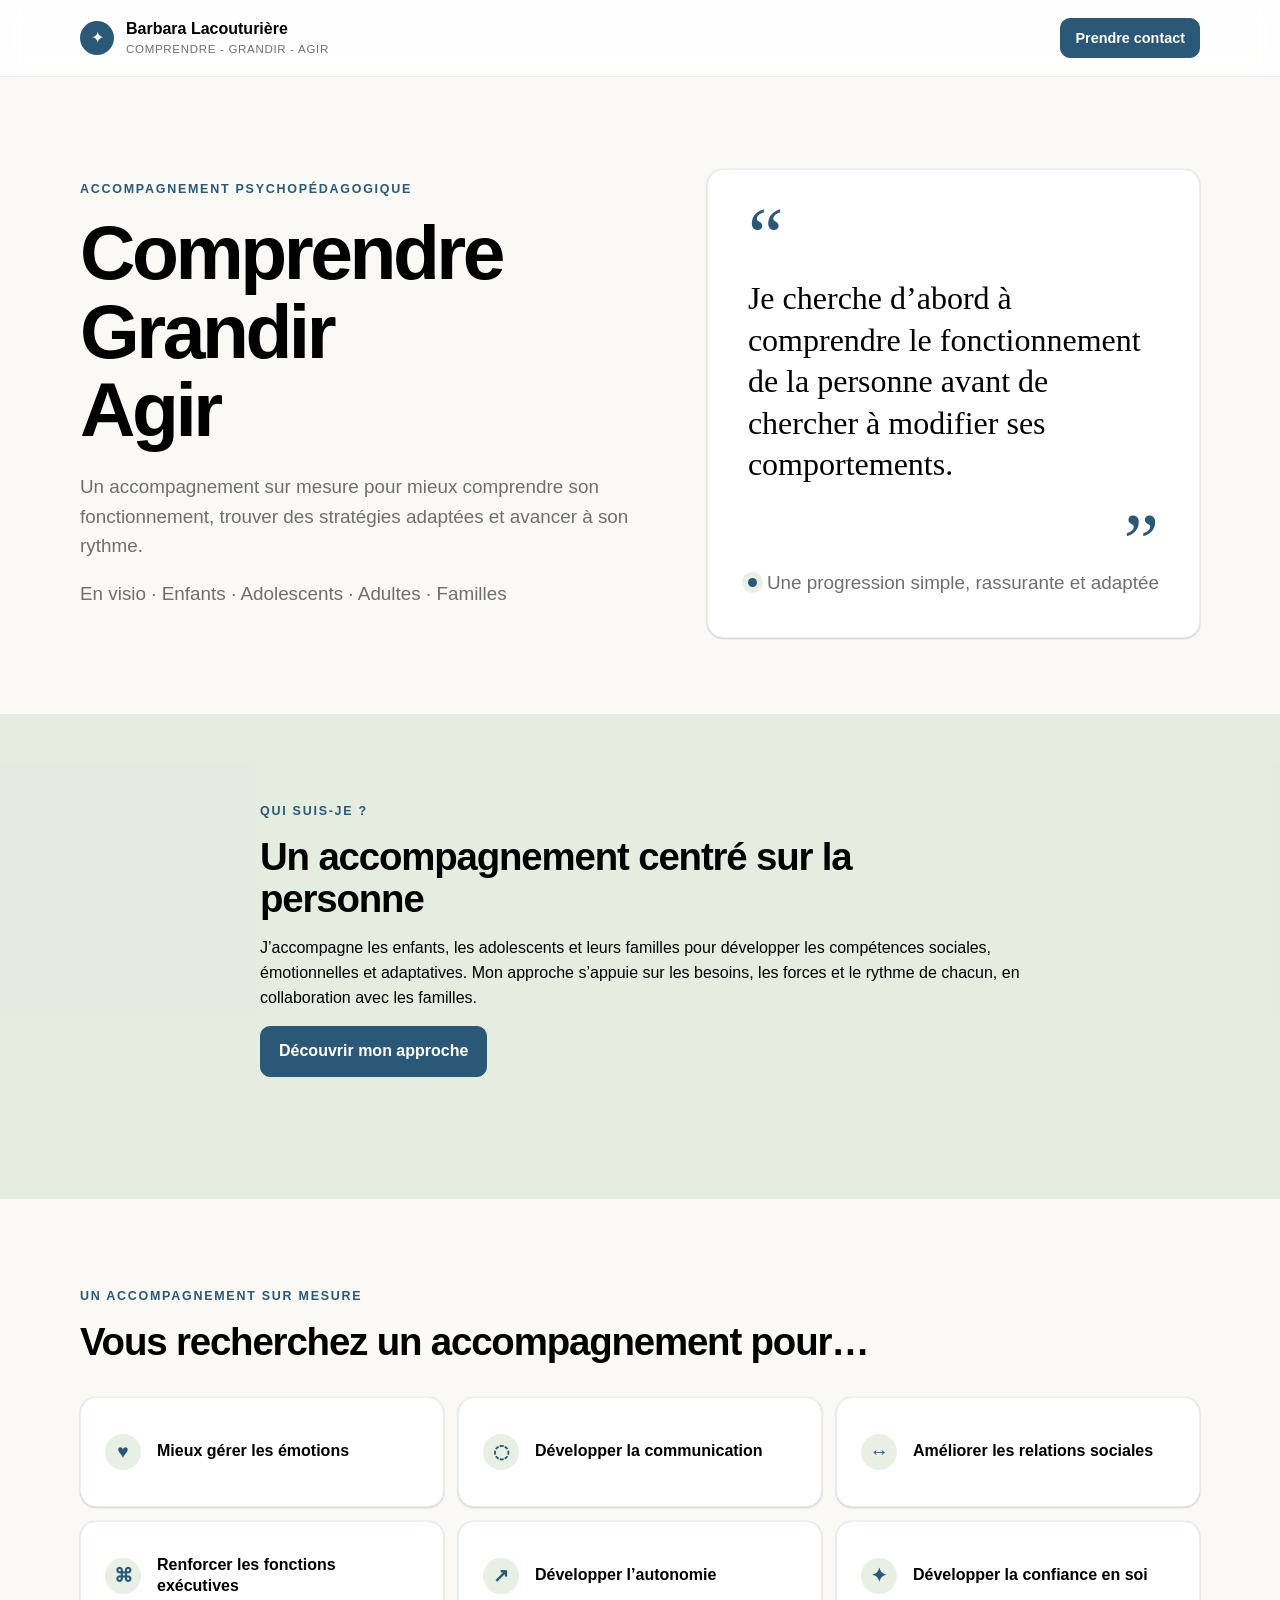
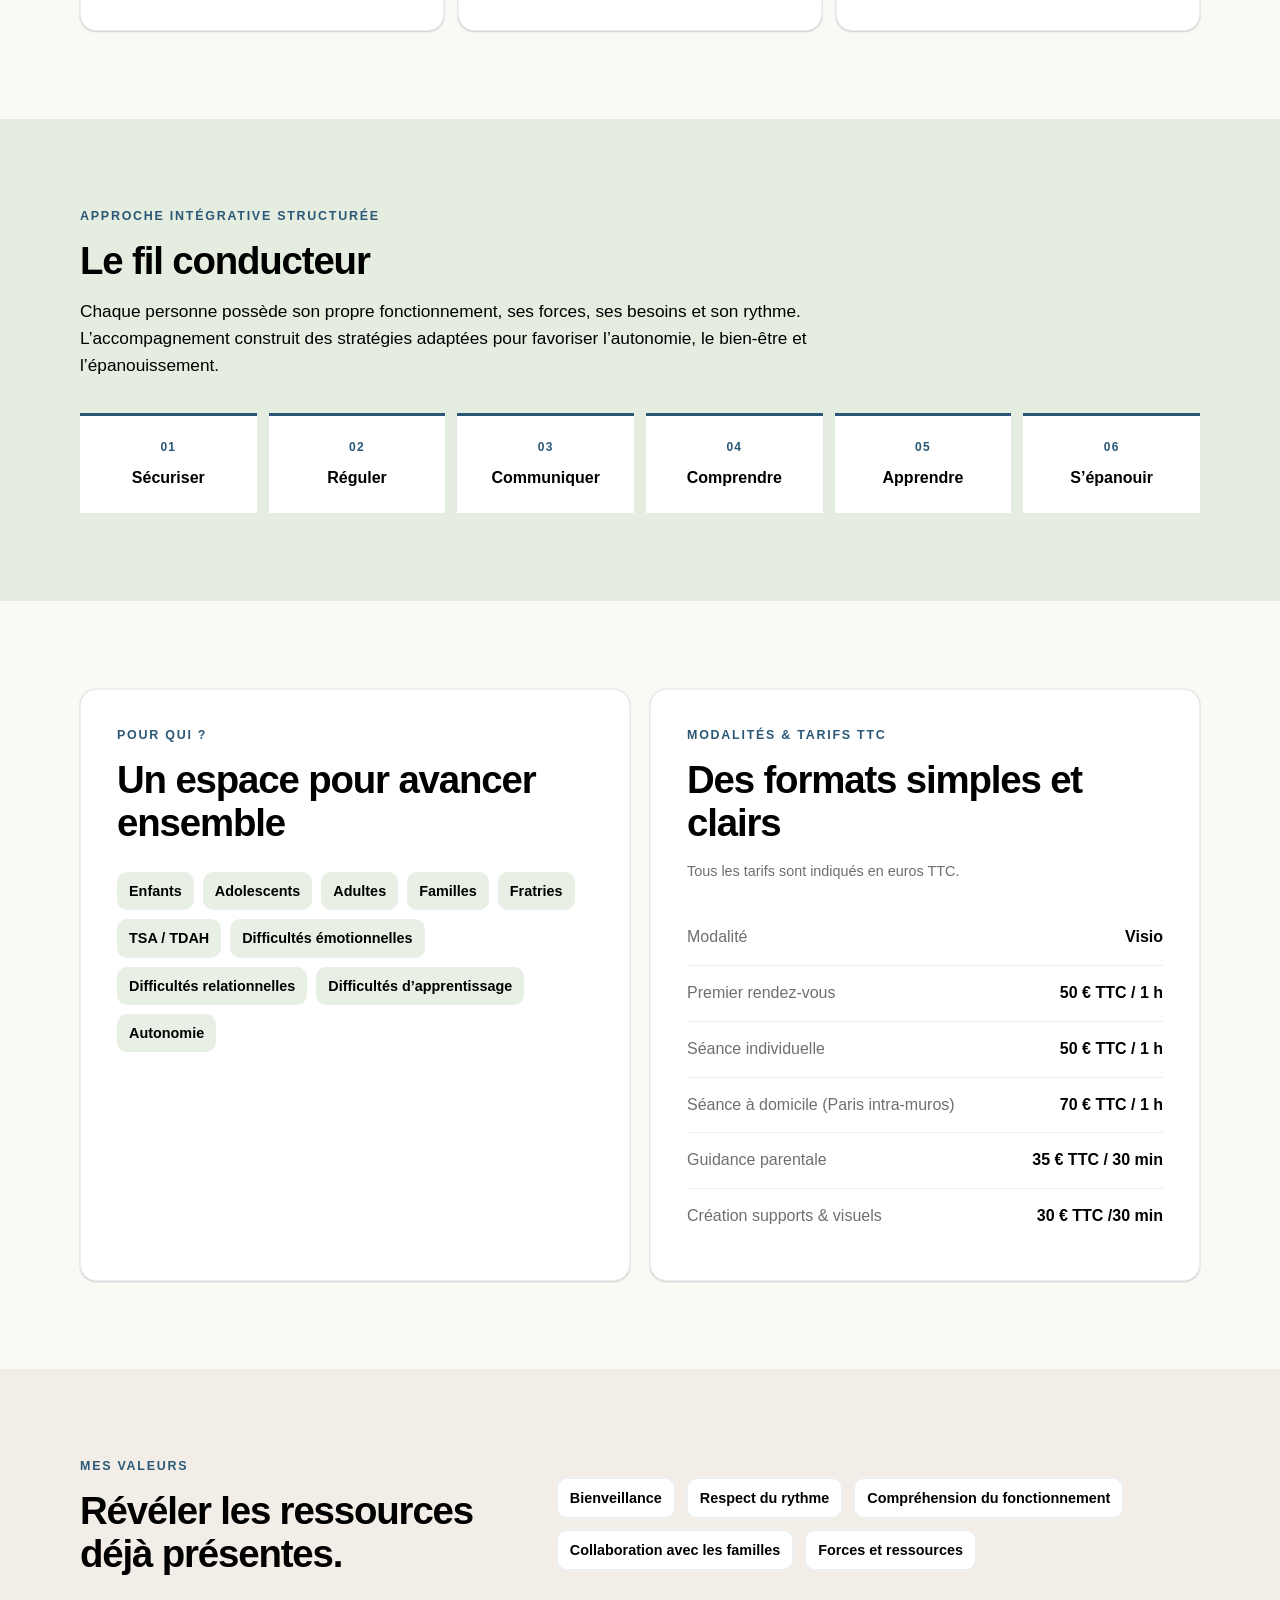
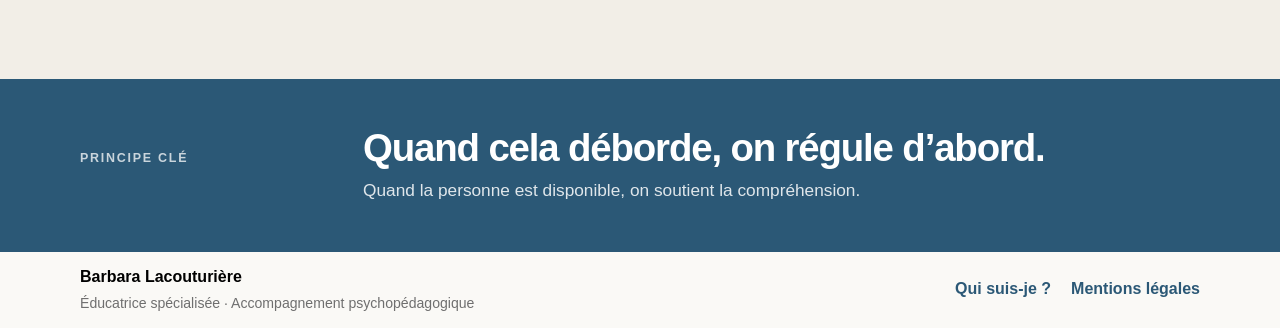
<file: index.html>
<!doctype html>
<html lang="fr">
  <head>
    <meta charset="utf-8" />
    <meta name="viewport" content="width=device-width, initial-scale=1" />
    <meta
      name="description"
      content="Barbara Lacouturière — accompagnement psychopédagogique en visio pour enfants, adolescents, adultes et familles."
    />
    <title>Barbara Lacouturière | Comprendre - Grandir - Agir</title>
    <link rel="icon" href="favicon.svg" type="image/svg+xml" />
    <script>
      (() => {
        const param = new URLSearchParams(window.location.search).get("scoutTheme");
        const theme =
          param || (window.matchMedia("(prefers-color-scheme: dark)").matches ? "dark" : "light");
        document.documentElement.setAttribute("data-theme", theme);
      })();
    </script>
    <link rel="stylesheet" href="styles.css" />
    <script src="script.js" defer></script>
  </head>
  <body>
    <a class="skip-link" href="#contenu">Aller au contenu</a>

    <header class="site-header">
      <div class="container header-inner">
        <a class="brand" href="#" aria-label="Accueil Barbara Lacouturière">
          <span class="brand-mark" aria-hidden="true">✦</span>
          <span>
            <strong>Barbara Lacouturière</strong>
            <small>Comprendre - Grandir - Agir</small>
          </span>
        </a>
        <a class="button button-small" href="mailto:contact@comprendre-agir.fr">Prendre contact</a>
      </div>
    </header>

    <main id="contenu">
      <section class="hero">
        <div class="container hero-grid">
          <div class="hero-copy">
            <p class="eyebrow">Accompagnement psychopédagogique</p>
            <h1><span>Comprendre</span><span>Grandir</span><span>Agir</span></h1>
            <p class="hero-lead">
              Un accompagnement sur mesure pour mieux comprendre son fonctionnement, trouver des
              stratégies adaptées et avancer à son rythme.
            </p>
            <p class="hero-note">En visio · Enfants · Adolescents · Adultes · Familles</p>
          </div>
          <div class="hero-card">
            <span class="quote-mark" aria-hidden="true">“</span>
            <blockquote>
              Je cherche d’abord à comprendre le fonctionnement de la personne avant de chercher
              à modifier ses comportements.
            </blockquote>
            <span class="quote-mark quote-mark-closing" aria-hidden="true">”</span>
            <div class="hero-card-footer">
              <span class="pulse-dot" aria-hidden="true"></span>
              <span>Une progression simple, rassurante et adaptée</span>
            </div>
          </div>
        </div>
      </section>

      <section class="section section-soft" aria-labelledby="apropos-title">
        <div class="container section-heading narrow">
          <p class="eyebrow">Qui suis-je ?</p>
          <h2 id="apropos-title">Un accompagnement centré sur la personne</h2>
          <p>
            J’accompagne les enfants, les adolescents et leurs familles pour développer les
            compétences sociales, émotionnelles et adaptatives. Mon approche s’appuie sur les
            besoins, les forces et le rythme de chacun, en collaboration avec les familles.
          </p>
          <a class="button" href="qui-suis-je.html">Découvrir mon approche</a>
        </div>
      </section>

      <section class="section" aria-labelledby="besoins-title">
        <div class="container">
          <div class="section-heading">
            <p class="eyebrow">Un accompagnement sur mesure</p>
            <h2 id="besoins-title">Vous recherchez un accompagnement pour…</h2>
          </div>
          <div class="needs-grid">
            <article class="need-card"><span aria-hidden="true">♥</span><h3>Mieux gérer les émotions</h3></article>
            <article class="need-card"><span aria-hidden="true">◌</span><h3>Développer la communication</h3></article>
            <article class="need-card"><span aria-hidden="true">↔</span><h3>Améliorer les relations sociales</h3></article>
            <article class="need-card"><span aria-hidden="true">⌘</span><h3>Renforcer les fonctions exécutives</h3></article>
            <article class="need-card"><span aria-hidden="true">↗</span><h3>Développer l’autonomie</h3></article>
            <article class="need-card"><span aria-hidden="true">✦</span><h3>Développer la confiance en soi</h3></article>
          </div>
        </div>
      </section>

      <section class="section section-soft" aria-labelledby="fil-title">
        <div class="container">
          <div class="section-heading narrow">
            <p class="eyebrow">Approche intégrative structurée</p>
            <h2 id="fil-title">Le fil conducteur</h2>
            <p>
              Chaque personne possède son propre fonctionnement, ses forces, ses besoins et son
              rythme. L’accompagnement construit des stratégies adaptées pour favoriser
              l’autonomie, le bien-être et l’épanouissement.
            </p>
          </div>
          <div class="path" aria-label="Les étapes de l'accompagnement">
            <div class="path-step"><span>01</span><strong>Sécuriser</strong></div>
            <div class="path-step"><span>02</span><strong>Réguler</strong></div>
            <div class="path-step"><span>03</span><strong>Communiquer</strong></div>
            <div class="path-step"><span>04</span><strong>Comprendre</strong></div>
            <div class="path-step"><span>05</span><strong>Apprendre</strong></div>
            <div class="path-step"><span>06</span><strong>S’épanouir</strong></div>
          </div>
        </div>
      </section>

      <section class="section" aria-labelledby="pratique-title">
        <div class="container two-column">
          <div class="panel">
            <p class="eyebrow">Pour qui ?</p>
            <h2 id="pratique-title">Un espace pour avancer ensemble</h2>
            <div class="tag-list">
              <span>Enfants</span><span>Adolescents</span><span>Adultes</span><span>Familles</span>
              <span>Fratries</span><span>TSA / TDAH</span><span>Difficultés émotionnelles</span>
              <span>Difficultés relationnelles</span><span>Difficultés d’apprentissage</span><span>Autonomie</span>
            </div>
          </div>
          <div class="panel pricing-panel">
            <p class="eyebrow">Modalités & tarifs TTC</p>
            <h2>Des formats simples et clairs</h2>
            <p class="pricing-note">Tous les tarifs sont indiqués en euros TTC.</p>
            <dl class="pricing-list">
              <div><dt>Modalité</dt><dd>Visio</dd></div>
              <div><dt>Premier rendez-vous</dt><dd>50 € TTC / 1 h</dd></div>
              <div><dt>Séance individuelle</dt><dd>50 € TTC / 1 h</dd></div>
              <div><dt>Séance à domicile (Paris intra-muros)</dt><dd>70 € TTC / 1 h</dd></div>
              <div><dt>Guidance parentale</dt><dd>35 € TTC / 30 min</dd></div>
              <div><dt>Création supports & visuels</dt><dd>30 € TTC /30 min</dd></div>
            </dl>
          </div>
        </div>
      </section>

      <section class="section values-section" aria-labelledby="values-title">
        <div class="container values-grid">
          <div>
            <p class="eyebrow">Mes valeurs</p>
            <h2 id="values-title">Révéler les ressources déjà présentes.</h2>
          </div>
          <div class="values-list">
            <span>Bienveillance</span><span>Respect du rythme</span><span>Compréhension du fonctionnement</span>
            <span>Collaboration avec les familles</span><span>Forces et ressources</span>
          </div>
        </div>
      </section>

      <section class="principle">
        <div class="container principle-inner">
          <p class="eyebrow">Principe clé</p>
          <div>
            <h2>Quand cela déborde, on régule d’abord.</h2>
            <p>Quand la personne est disponible, on soutient la compréhension.</p>
          </div>
        </div>
      </section>
    </main>

    <footer class="site-footer">
      <div class="container footer-inner">
        <div>
          <strong>Barbara Lacouturière</strong>
          <p>Éducatrice spécialisée · Accompagnement psychopédagogique</p>
        </div>
        <div class="footer-links">
          <a href="qui-suis-je.html">Qui suis-je ?</a>
          <a href="mentions-legales.html">Mentions légales</a>
        </div>
      </div>
    </footer>
  </body>
</html>
</file>
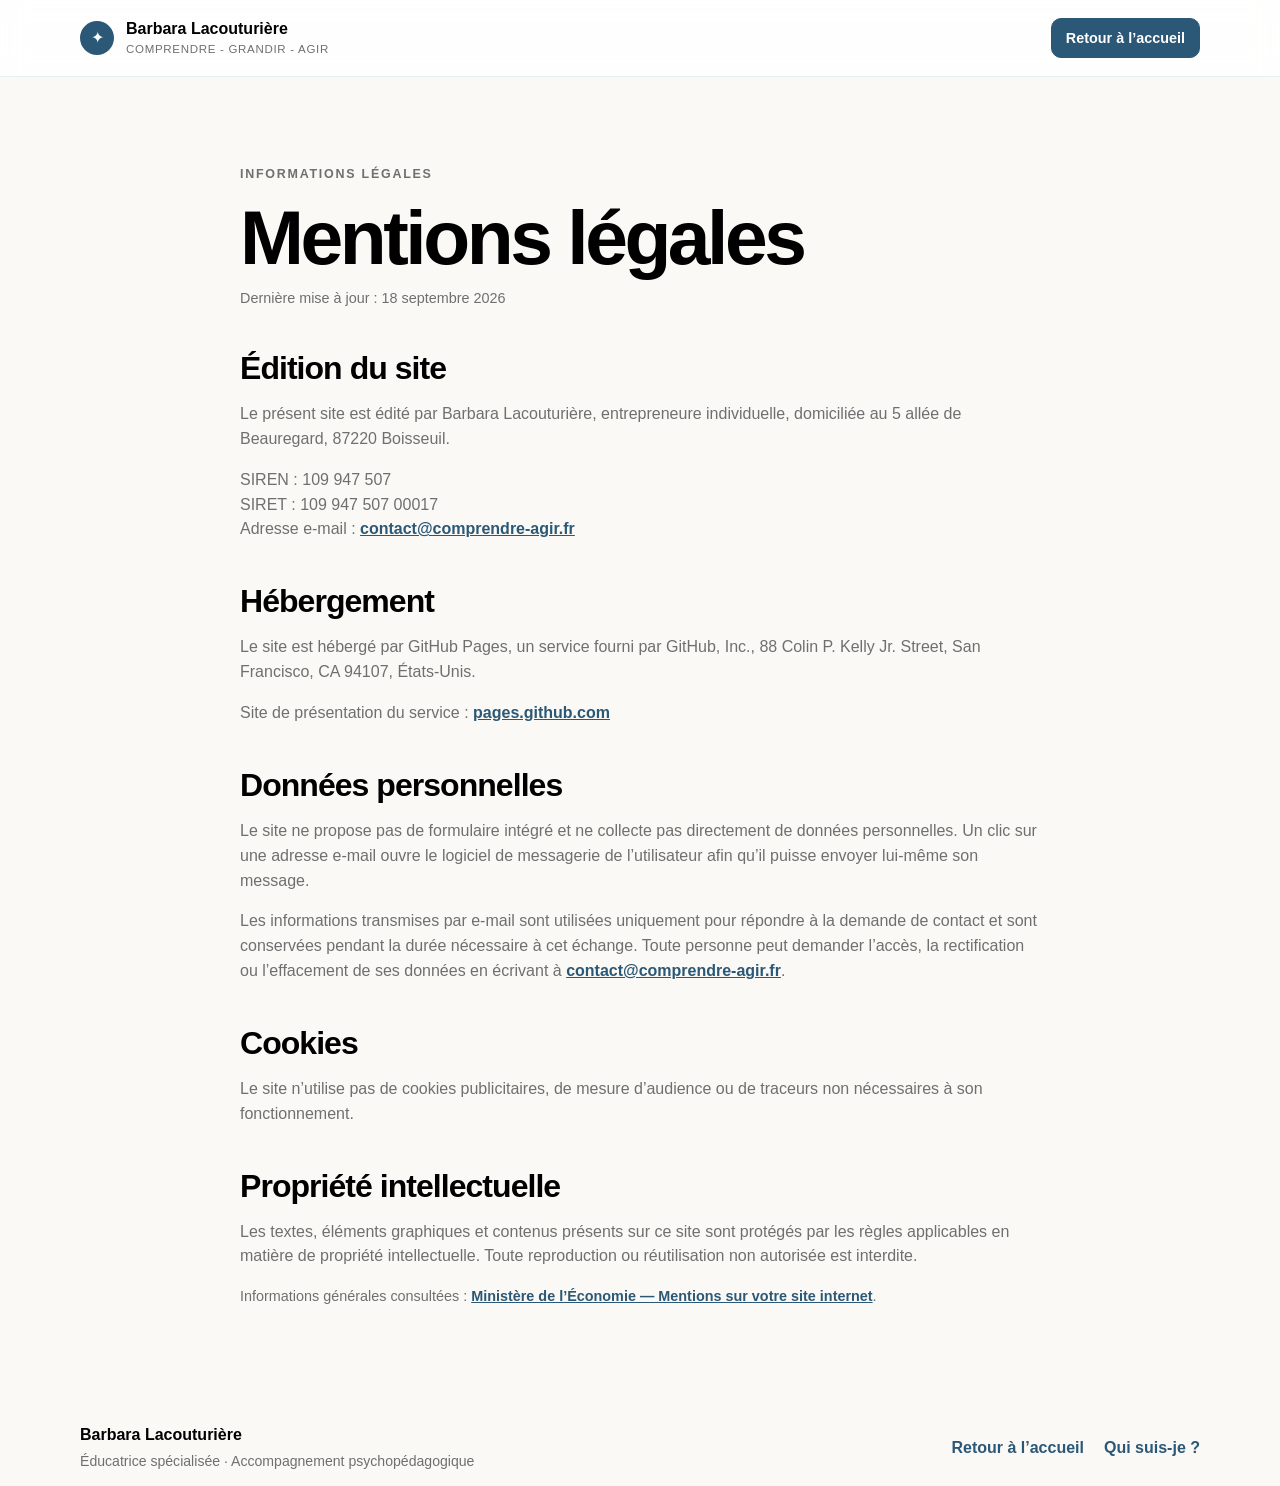
<file: mentions-legales.html>
<!doctype html>
<html lang="fr">
  <head>
    <meta charset="utf-8" />
    <meta name="viewport" content="width=device-width, initial-scale=1" />
    <meta
      name="description"
      content="Mentions légales du site de Barbara Lacouturière."
    />
    <title>Mentions légales | Barbara Lacouturière</title>
    <link rel="icon" href="favicon.svg" type="image/svg+xml" />
    <script>
      (() => {
        const param = new URLSearchParams(window.location.search).get("scoutTheme");
        const theme =
          param || (window.matchMedia("(prefers-color-scheme: dark)").matches ? "dark" : "light");
        document.documentElement.setAttribute("data-theme", theme);
      })();
    </script>
    <link rel="stylesheet" href="styles.css" />
  </head>
  <body>
    <a class="skip-link" href="#contenu">Aller au contenu</a>

    <header class="site-header">
      <div class="container header-inner">
        <a class="brand" href="index.html" aria-label="Accueil Barbara Lacouturière">
          <span class="brand-mark" aria-hidden="true">✦</span>
          <span>
            <strong>Barbara Lacouturière</strong>
            <small>Comprendre - Grandir - Agir</small>
          </span>
        </a>
        <a class="button button-small" href="index.html">Retour à l’accueil</a>
      </div>
    </header>

    <main id="contenu">
      <section class="section legal-page">
        <div class="container legal-content">
          <p class="eyebrow">Informations légales</p>
          <h1>Mentions légales</h1>
          <p class="legal-updated">Dernière mise à jour : 18 septembre 2026</p>

          <h2>Édition du site</h2>
          <p>
            Le présent site est édité par Barbara Lacouturière, entrepreneure individuelle,
            domiciliée au 5 allée de Beauregard, 87220 Boisseuil.
          </p>
          <p>
            SIREN : 109 947 507<br />
            SIRET : 109 947 507 00017<br />
            Adresse e-mail : <a href="mailto:contact@comprendre-agir.fr">contact@comprendre-agir.fr</a>
          </p>

          <h2>Hébergement</h2>
          <p>
            Le site est hébergé par GitHub Pages, un service fourni par GitHub, Inc.,
            88 Colin P. Kelly Jr. Street, San Francisco, CA 94107, États-Unis.
          </p>
          <p>
            Site de présentation du service :
            <a href="https://pages.github.com/" target="_blank" rel="noopener">pages.github.com</a>
          </p>

          <h2>Données personnelles</h2>
          <p>
            Le site ne propose pas de formulaire intégré et ne collecte pas directement de
            données personnelles. Un clic sur une adresse e-mail ouvre le logiciel de messagerie
            de l’utilisateur afin qu’il puisse envoyer lui-même son message.
          </p>
          <p>
            Les informations transmises par e-mail sont utilisées uniquement pour répondre à la
            demande de contact et sont conservées pendant la durée nécessaire à cet échange.
            Toute personne peut demander l’accès, la rectification ou l’effacement de ses données
            en écrivant à
            <a href="mailto:contact@comprendre-agir.fr">contact@comprendre-agir.fr</a>.
          </p>

          <h2>Cookies</h2>
          <p>
            Le site n’utilise pas de cookies publicitaires, de mesure d’audience ou de traceurs
            non nécessaires à son fonctionnement.
          </p>

          <h2>Propriété intellectuelle</h2>
          <p>
            Les textes, éléments graphiques et contenus présents sur ce site sont protégés par
            les règles applicables en matière de propriété intellectuelle. Toute reproduction ou
            réutilisation non autorisée est interdite.
          </p>

          <p class="legal-source">
            Informations générales consultées :
            <a
              href="https://www.economie.gouv.fr/entreprises/developper-son-entreprise/innover-et-numeriser-son-entreprise/mentions-sur-votre-site-internet-les-obligations-respecter"
              target="_blank"
              rel="noopener"
            >Ministère de l’Économie — Mentions sur votre site internet</a>.
          </p>
        </div>
      </section>
    </main>

    <footer class="site-footer">
      <div class="container footer-inner">
        <div>
          <strong>Barbara Lacouturière</strong>
          <p>Éducatrice spécialisée · Accompagnement psychopédagogique</p>
        </div>
        <div class="footer-links">
          <a href="index.html">Retour à l’accueil</a>
          <a href="qui-suis-je.html">Qui suis-je ?</a>
        </div>
      </div>
    </footer>
  </body>
</html>
</file>
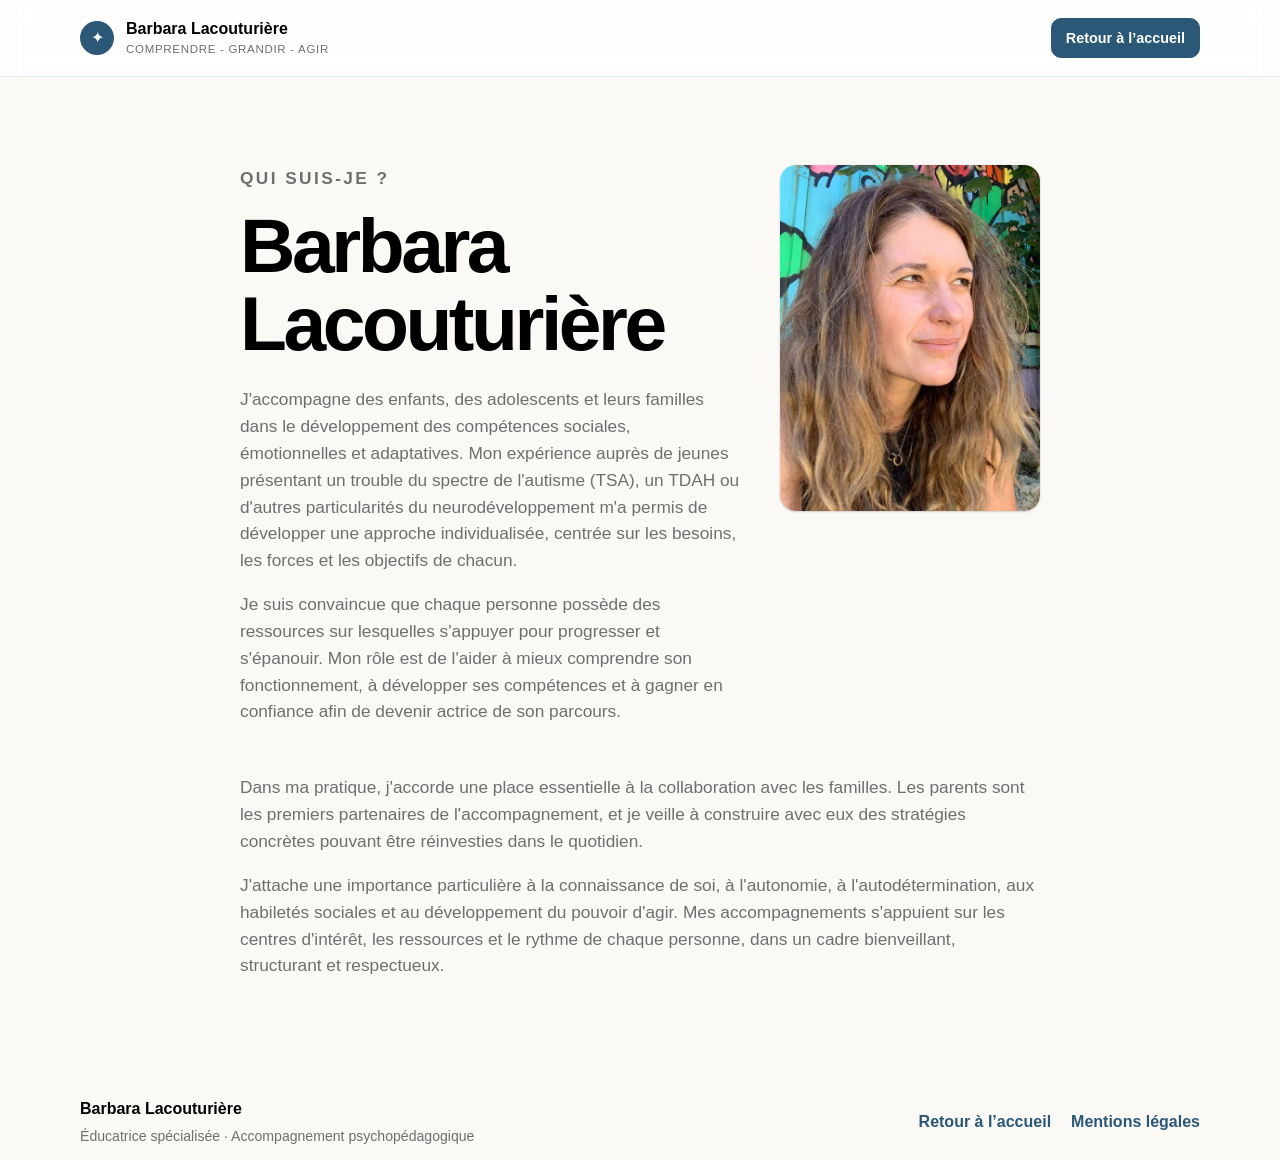
<file: qui-suis-je.html>
<!doctype html>
<html lang="fr">
  <head>
    <meta charset="utf-8" />
    <meta name="viewport" content="width=device-width, initial-scale=1" />
    <meta
      name="description"
      content="Découvrez le parcours et l'approche de Barbara Lacouturière."
    />
    <title>Qui suis-je ? | Barbara Lacouturière</title>
    <link rel="icon" href="favicon.svg" type="image/svg+xml" />
    <script>
      (() => {
        const param = new URLSearchParams(window.location.search).get("scoutTheme");
        const theme =
          param || (window.matchMedia("(prefers-color-scheme: dark)").matches ? "dark" : "light");
        document.documentElement.setAttribute("data-theme", theme);
      })();
    </script>
    <link rel="stylesheet" href="styles.css" />
  </head>
  <body>
    <a class="skip-link" href="#contenu">Aller au contenu</a>

    <header class="site-header">
      <div class="container header-inner">
        <a class="brand" href="index.html" aria-label="Accueil Barbara Lacouturière">
          <span class="brand-mark" aria-hidden="true">✦</span>
          <span>
            <strong>Barbara Lacouturière</strong>
            <small>Comprendre - Grandir - Agir</small>
          </span>
        </a>
        <a class="button button-small" href="index.html">Retour à l’accueil</a>
      </div>
    </header>

    <main id="contenu">
      <section class="section">
        <div class="container bio-content">
          <div class="bio-intro">
            <figure class="bio-portrait">
              <img
                src="images/barbara.jpg"
                alt="Barbara Lacouturière"
                width="1284"
                height="1709"
              />
            </figure>
            <div class="bio-intro-copy">
              <p class="eyebrow">Qui suis-je ?</p>
              <h1>Barbara Lacouturière</h1>
              <p>
                J'accompagne des enfants, des adolescents et leurs familles dans le développement
                des compétences sociales, émotionnelles et adaptatives. Mon expérience auprès de
                jeunes présentant un trouble du spectre de l'autisme (TSA), un TDAH ou d'autres
                particularités du neurodéveloppement m'a permis de développer une approche
                individualisée, centrée sur les besoins, les forces et les objectifs de chacun.
              </p>
              <p>
                Je suis convaincue que chaque personne possède des ressources sur lesquelles
                s'appuyer pour progresser et s'épanouir. Mon rôle est de l'aider à mieux comprendre
                son fonctionnement, à développer ses compétences et à gagner en confiance afin de
                devenir actrice de son parcours.
              </p>
            </div>
          </div>
          <p>
            Dans ma pratique, j'accorde une place essentielle à la collaboration avec les familles.
            Les parents sont les premiers partenaires de l'accompagnement, et je veille à construire
            avec eux des stratégies concrètes pouvant être réinvesties dans le quotidien.
          </p>
          <p>
            J'attache une importance particulière à la connaissance de soi, à l'autonomie, à
            l'autodétermination, aux habiletés sociales et au développement du pouvoir d'agir. Mes
            accompagnements s'appuient sur les centres d'intérêt, les ressources et le rythme de
            chaque personne, dans un cadre bienveillant, structurant et respectueux.
          </p>
        </div>
      </section>
    </main>

    <footer class="site-footer">
      <div class="container footer-inner">
        <div>
          <strong>Barbara Lacouturière</strong>
          <p>Éducatrice spécialisée · Accompagnement psychopédagogique</p>
        </div>
        <div class="footer-links">
          <a href="index.html">Retour à l’accueil</a>
          <a href="mentions-legales.html">Mentions légales</a>
        </div>
      </div>
    </footer>
  </body>
</html>
</file>
<file: styles.css>
:root {
  color-scheme: light;
  --cp-bg: #faf9f6;
  --cp-bg-elevated: #faf9f6;
  --cp-surface: #ffffff;
  --cp-surface-soft: #f2eee7;
  --cp-border: #e7f0f5;
  --cp-border-strong: #2b5876;
  --cp-text: #000000;
  --cp-text-muted: #6f6f6f;
  --cp-text-soft: #6f6f6f;
  --cp-accent: #2b5876;
  --cp-accent-hover: #234963;
  --cp-accent-soft: rgba(168, 195, 160, 0.26);
  --cp-accent-fg: #ffffff;
  --cp-success: #16a34a;
  --cp-danger: #dc2626;
  --cp-warning: #f59e0b;
  --cp-link: #2b5876;
  --cp-shadow: 0 18px 48px rgba(0, 0, 0, 0.12);
  --cp-card-shadow: 0 0 2px rgba(0, 0, 0, 0.12), 0 1px 2px rgba(0, 0, 0, 0.14);
  --cp-overlay: rgba(255, 255, 255, 0.8);
  --cp-panel: rgba(255, 255, 255, 0.86);
  --cp-panel-strong: rgba(255, 255, 255, 0.96);
  --cp-sheen: rgba(255, 255, 255, 0.55);
  --cp-highlight: rgba(168, 195, 160, 0.35);
}
html[data-theme="dark"] {
  color-scheme: dark;
  --cp-bg: #3d3b3a;
  --cp-bg-elevated: #343231;
  --cp-surface: #292929;
  --cp-surface-soft: #2e2e2e;
  --cp-border: #474747;
  --cp-border-strong: #5f5f5f;
  --cp-text: #dedede;
  --cp-text-muted: #919191;
  --cp-text-soft: #b0b0b0;
  --cp-accent: #a8c3a0;
  --cp-accent-hover: #8fae86;
  --cp-accent-soft: rgba(168, 195, 160, 0.18);
  --cp-accent-fg: #1a1a1a;
  --cp-success: #4ade80;
  --cp-danger: #f87171;
  --cp-warning: #fbbf24;
  --cp-link: #e7f0f5;
  --cp-shadow: 0 18px 48px rgba(0, 0, 0, 0.32);
  --cp-card-shadow: 0 0 2px rgba(0, 0, 0, 0.3), 0 1px 2px rgba(0, 0, 0, 0.32);
  --cp-overlay: rgba(41, 41, 41, 0.88);
  --cp-panel: rgba(41, 41, 41, 0.72);
  --cp-panel-strong: rgba(41, 41, 41, 0.96);
  --cp-sheen: rgba(255, 255, 255, 0.04);
  --cp-highlight: rgba(168, 195, 160, 0.18);
}

* { box-sizing: border-box; }
html { scroll-behavior: smooth; }
body {
  margin: 0;
  background: var(--cp-bg);
  color: var(--cp-text);
  font-family: "Segoe UI", Aptos, Calibri, -apple-system, BlinkMacSystemFont, sans-serif;
  line-height: 1.55;
}
a { color: inherit; }
.container { width: min(1120px, calc(100% - 40px)); margin: 0 auto; }
.skip-link { position: absolute; left: -999px; top: 8px; padding: 8px 12px; background: var(--cp-accent); color: var(--cp-accent-fg); border-radius: .625rem; }
.skip-link:focus { left: 8px; z-index: 10; }
.site-header { border-bottom: 1px solid var(--cp-border); background: var(--cp-panel); backdrop-filter: blur(12px); position: sticky; top: 0; z-index: 5; }
.header-inner, .footer-inner { display: flex; align-items: center; justify-content: space-between; gap: 24px; min-height: 76px; }
.brand { display: flex; align-items: center; gap: 12px; text-decoration: none; }
.brand-mark { display: grid; place-items: center; width: 34px; height: 34px; border-radius: 50%; background: var(--cp-accent); color: var(--cp-accent-fg); }
.brand strong, .brand small { display: block; }
.brand small { color: var(--cp-text-muted); font-size: .72rem; letter-spacing: .06em; text-transform: uppercase; }
.button { display: inline-flex; align-items: center; justify-content: center; padding: 12px 18px; border: 1px solid var(--cp-accent); border-radius: .625rem; background: var(--cp-accent); color: var(--cp-accent-fg); font-weight: 700; text-decoration: none; transition: background .2s ease, transform .2s ease; }
.button:hover { background: var(--cp-accent-hover); transform: translateY(-2px); }
.button-small { padding: 8px 14px; font-size: .9rem; }
.hero { padding: 92px 0 76px; background: var(--cp-bg-elevated); }
.hero-grid { display: grid; grid-template-columns: 1.1fr .9fr; gap: 72px; align-items: center; }
.eyebrow { margin: 0 0 14px; color: var(--cp-accent); font-size: .78rem; font-weight: 800; letter-spacing: .14em; text-transform: uppercase; }
h1, h2, h3, p { margin-top: 0; }
h1 { max-width: 680px; margin-bottom: 24px; font-size: clamp(2.6rem, 6vw, 5.2rem); line-height: 1.02; letter-spacing: -.045em; }
h1 span { display: block; }
h2 { margin-bottom: 16px; font-size: clamp(1.8rem, 3vw, 2.7rem); line-height: 1.1; letter-spacing: -.03em; }
h3 { margin: 0; font-size: 1rem; line-height: 1.3; }
.hero-lead { max-width: 620px; color: var(--cp-text-muted); font-size: 1.18rem; }
.hero-actions { display: flex; align-items: center; flex-wrap: wrap; gap: 20px; margin: 32px 0 18px; }
.text-link { color: var(--cp-link); font-weight: 700; text-decoration: none; }
.text-link:hover { text-decoration: underline; }
.hero-note { color: var(--cp-text-soft); font-size: 1.18rem; }
.hero-card { padding: 40px; border: 1px solid var(--cp-border); border-radius: 16px; background: var(--cp-surface); box-shadow: var(--cp-card-shadow); }
.quote-mark { display: block; color: var(--cp-accent); font-size: 5rem; font-family: Georgia, serif; line-height: .65; }
.quote-mark-closing { margin-top: 10px; text-align: right; }
blockquote { margin: 16px 0 30px; font-family: Georgia, serif; font-size: clamp(1.4rem, 2.6vw, 2rem); line-height: 1.3; }
.hero-card-footer { display: flex; align-items: center; gap: 10px; color: var(--cp-text-muted); font-size: 1.18rem; }
.hero-card-footer span:last-child { white-space: nowrap; font-size: clamp(.76rem, 2.4vw, 1.18rem); }
.pulse-dot { width: 9px; height: 9px; border-radius: 50%; background: var(--cp-accent); box-shadow: 0 0 0 6px var(--cp-accent-soft); }
.section { padding: 88px 0; }
.section-soft { background: var(--cp-accent-soft); }
.section-heading { margin-bottom: 34px; }
.section-heading.narrow { max-width: 760px; }
.section-heading p:last-child { color: var(--cp-text); font-size: 1.08rem; }
.needs-grid { display: grid; grid-template-columns: repeat(3, 1fr); gap: 14px; }
.need-card { display: flex; align-items: center; gap: 16px; min-height: 110px; padding: 24px; border: 1px solid var(--cp-border); border-radius: 16px; background: var(--cp-surface); box-shadow: var(--cp-card-shadow); }
.need-card span { display: grid; place-items: center; flex: 0 0 36px; width: 36px; height: 36px; border-radius: 50%; background: var(--cp-accent-soft); color: var(--cp-accent); font-size: 1.2rem; font-weight: 800; }
.path { display: grid; grid-template-columns: repeat(6, 1fr); gap: 12px; }
.path-step { padding: 22px 12px; border-top: 3px solid var(--cp-accent); background: var(--cp-surface); text-align: center; }
.path-step span { display: block; margin-bottom: 10px; color: var(--cp-accent); font-size: .75rem; font-weight: 800; letter-spacing: .1em; }
.two-column { display: grid; grid-template-columns: 1fr 1fr; gap: 20px; }
.panel { padding: 36px; border: 1px solid var(--cp-border); border-radius: 16px; background: var(--cp-surface); box-shadow: var(--cp-card-shadow); }
.tag-list { display: flex; flex-wrap: wrap; gap: 9px; margin-top: 28px; }
.tag-list span, .values-list span { padding: 8px 12px; border-radius: .625rem; background: var(--cp-accent-soft); color: var(--cp-text); font-size: .9rem; font-weight: 650; }
.pricing-list { margin: 28px 0 0; }
.pricing-note { margin: 0; color: var(--cp-text-muted); font-size: .9rem; }
.pricing-list div { display: flex; justify-content: space-between; gap: 20px; padding: 15px 0; border-bottom: 1px solid var(--cp-border); }
.pricing-list div:last-child { border-bottom: 0; }
.pricing-list dt { color: var(--cp-text-muted); }
.pricing-list dd { margin: 0; font-weight: 750; text-align: right; }
.values-section { background: var(--cp-surface-soft); }
.values-grid { display: grid; grid-template-columns: .8fr 1.2fr; gap: 48px; align-items: center; }
.values-list { display: flex; flex-wrap: wrap; gap: 12px; }
.values-list span { background: var(--cp-surface); border: 1px solid var(--cp-border); }
.principle { padding: 48px 0; background: var(--cp-accent); color: var(--cp-accent-fg); }
.principle .eyebrow { color: var(--cp-accent-fg); opacity: .75; }
.principle-inner { display: grid; grid-template-columns: .3fr 1fr; gap: 32px; align-items: center; }
.principle h2 { margin-bottom: 8px; }
.principle p:last-child { margin: 0; opacity: .85; font-size: 1.08rem; }
.site-footer { background: var(--cp-bg-elevated); }
.site-footer p { margin: 4px 0 0; color: var(--cp-text-muted); font-size: .88rem; }
.footer-links { display: flex; flex-wrap: wrap; gap: 20px; }
.site-footer a { color: var(--cp-link); font-weight: 700; text-decoration: none; }
.site-footer a:hover { text-decoration: underline; }
.legal-content { max-width: 800px; }
.bio-content { max-width: 800px; }
.bio-intro { display: grid; grid-template-columns: minmax(0, 1fr) 260px; gap: 40px; align-items: start; margin-bottom: 32px; }
.bio-portrait { grid-column: 2; grid-row: 1; margin: 0; }
.bio-portrait img { display: block; width: 100%; height: auto; border-radius: 16px; box-shadow: var(--cp-card-shadow); }
.bio-intro-copy { grid-column: 1; grid-row: 1; }
.legal-content h1 { margin-bottom: 10px; }
.legal-content h2 { margin-top: 42px; font-size: clamp(1.4rem, 2.5vw, 2rem); }
.legal-content p, .bio-content p { color: var(--cp-text-muted); }
.bio-content p { font-size: 1.08rem; }
.legal-content a { color: var(--cp-link); font-weight: 700; }
.legal-updated, .legal-source { font-size: .9rem; }
@media (max-width: 820px) {
  .hero-grid, .two-column, .values-grid, .principle-inner, .bio-intro { grid-template-columns: 1fr; gap: 32px; }
  .bio-portrait { grid-column: 1; grid-row: 1; width: min(280px, 100%); margin: 0 auto; }
  .bio-intro-copy { grid-column: 1; grid-row: 2; }
  .hero { padding: 64px 0; }
  .needs-grid { grid-template-columns: repeat(2, 1fr); }
  .path { grid-template-columns: repeat(3, 1fr); }
}
@media (max-width: 560px) {
  .container { width: min(100% - 28px, 1120px); }
  .header-inner { min-height: 68px; }
  .brand small { display: none; }
  .button-small { padding: 7px 10px; font-size: .78rem; }
  .section { padding: 64px 0; }
  .needs-grid, .path { grid-template-columns: 1fr; }
  .need-card, .panel, .hero-card { padding: 24px; }
  .path-step { text-align: left; }
  .footer-inner { align-items: flex-start; flex-direction: column; padding: 24px 0; }
}
</file>
